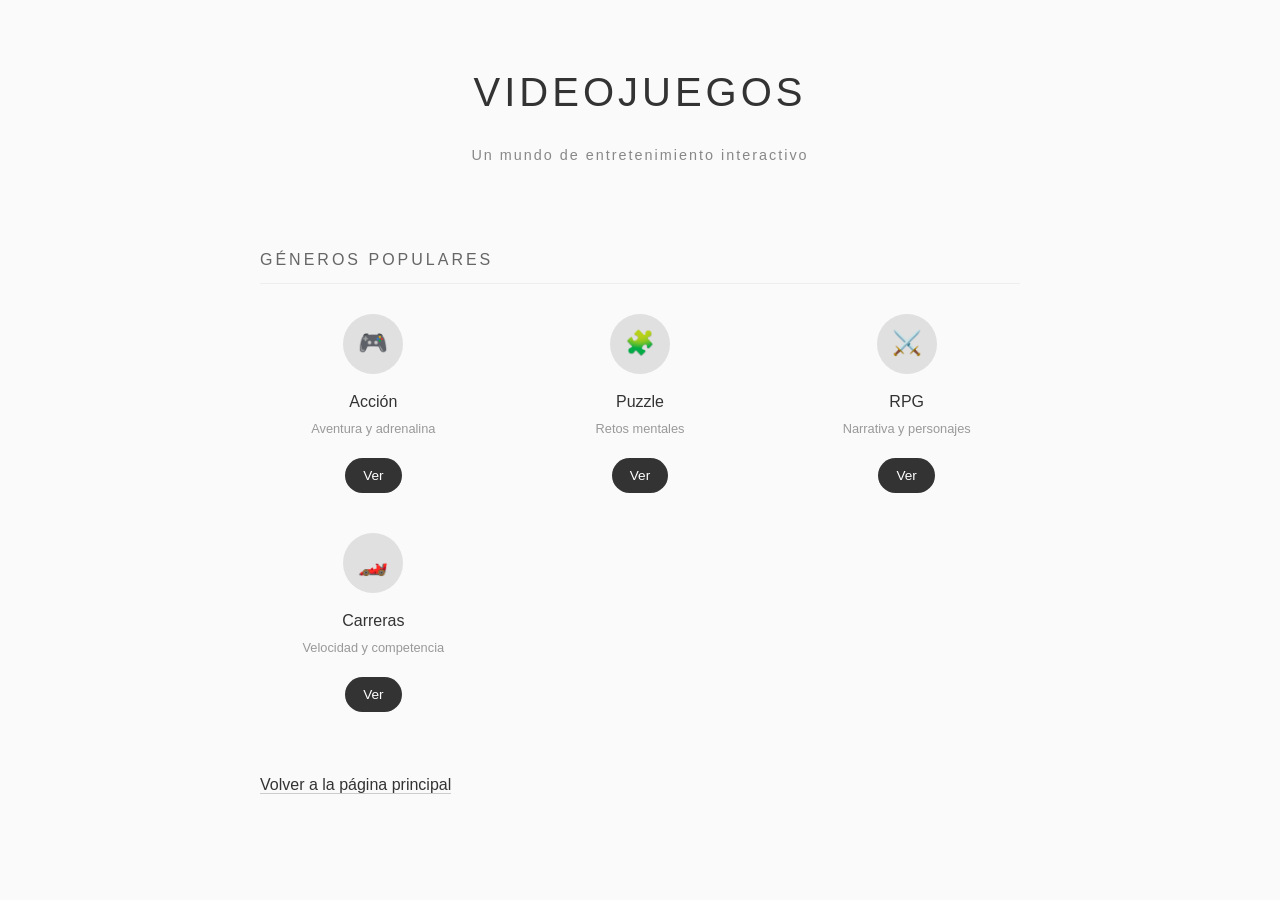
<file: Untiled-2.html>
<!DOCTYPE html>
<html lang="es">
<head>
    <meta charset="UTF-8">
    <meta name="viewport" content="width=device-width, initial-scale=1.0">
    <title>Videojuegos</title>
    <style>
        * {
            margin: 0;
            padding: 0;
            box-sizing: border-box;
        }

        body {
            font-family: 'Segoe UI', Tahoma, Geneva, Verdana, sans-serif;
            background-color: #fafafa;
            color: #333;
            line-height: 1.6;
        }

        .container {
            max-width: 800px;
            margin: 0 auto;
            padding: 60px 20px;
        }

        header {
            text-align: center;
            margin-bottom: 80px;
        }

        h1 {
            font-size: 2.5rem;
            font-weight: 300;
            letter-spacing: 4px;
            text-transform: uppercase;
            margin-bottom: 20px;
        }

        .subtitle {
            font-size: 0.9rem;
            color: #888;
            letter-spacing: 2px;
        }

        .section {
            margin-bottom: 60px;
        }

        h2 {
            font-size: 1rem;
            font-weight: 400;
            letter-spacing: 3px;
            text-transform: uppercase;
            color: #666;
            margin-bottom: 30px;
            padding-bottom: 10px;
            border-bottom: 1px solid #eee;
        }

        .games-grid {
            display: grid;
            grid-template-columns: repeat(auto-fit, minmax(200px, 1fr));
            gap: 40px;
        }

        .game-card {
            text-align: center;
        }

        .game-card button {
            margin-top: 18px;
            padding: 10px 18px;
            border: none;
            border-radius: 999px;
            background: #333;
            color: #fff;
            font-size: 0.85rem;
            cursor: pointer;
            transition: background 0.2s ease, transform 0.2s ease;
        }

        .game-card button:hover {
            background: #555;
            transform: translateY(-2px);
        }

        .detail-card {
            background: #fff;
            color: #333;
            border: 1px solid #ddd;
            border-radius: 1rem;
            padding: 2rem;
            box-shadow: 0 16px 40px rgba(0, 0, 0, 0.05);
            margin-top: 20px;
            line-height: 1.8;
        }

        .detail-card h2 {
            margin-top: 0;
            color: #222;
        }

        .detail-card p {
            margin-bottom: 1rem;
        }

        .game-icon {
            width: 60px;
            height: 60px;
            margin: 0 auto 15px;
            background: #e0e0e0;
            border-radius: 50%;
            display: flex;
            align-items: center;
            justify-content: center;
            font-size: 1.5rem;
        }

        .game-title {
            font-size: 1rem;
            font-weight: 500;
            margin-bottom: 5px;
        }

        .game-genre {
            font-size: 0.8rem;
            color: #999;
        }

        .stats {
            display: flex;
            justify-content: center;
            gap: 60px;
            margin-top: 40px;
            padding: 40px 0;
            border-top: 1px solid #eee;
            border-bottom: 1px solid #eee;
        }

        .stat {
            text-align: center;
        }

        .stat-number {
            font-size: 2rem;
            font-weight: 300;
            color: #333;
        }

        .stat-label {
            font-size: 0.75rem;
            color: #999;
            letter-spacing: 1px;
            text-transform: uppercase;
        }

        footer {
            text-align: center;
            margin-top: 80px;
            font-size: 0.8rem;
            color: #aaa;
        }

        a {
            color: #333;
            text-decoration: none;
            border-bottom: 1px solid #ccc;
            transition: border-color 0.3s;
        }

        a:hover {
            border-bottom-color: #333;
        }

        .comment-box{
        background: #111;
        border: 1px solid cyan;
        padding: 10px;
        margin-top: 10px;
        border-radius: 10px;
        color: white;
    }

    .comment-box h3{
        color: cyan;
        margin-bottom: 5px;
    }
        
   
       
    </style>
</head>
<body>
    <div class="container">
        <header>
            <h1>Videojuegos</h1>
            <p class="subtitle">Un mundo de entretenimiento interactivo</p>
        </header>

        <section class="section">
            <h2>Géneros Populares</h2>
            <div class="games-grid">
                <div class="game-card">
                    <div class="game-icon">🎮</div>
                    <p class="game-title">Acción</p>
                    <p class="game-genre">Aventura y adrenalina</p>
                    <button id="show-action-details">Ver</button>
                </div>
                <div class="game-card">
                    <div class="game-icon">🧩</div>
                    <p class="game-title">Puzzle</p>
                    <p class="game-genre">Retos mentales</p>
                    <button id="show-puzzle-details">Ver</button>
                </div>
                <div class="game-card">
                    <div class="game-icon">⚔️</div>
                    <p class="game-title">RPG</p>
                    <p class="game-genre">Narrativa y personajes</p>
                    <button id="show-rpg-details">Ver</button>
                </div>
                <div class="game-card">
                    <div class="game-icon">🏎️</div>
                    <p class="game-title">Carreras</p>
                    <p class="game-genre">Velocidad y competencia</p>
                    <button id="show-racing-details">Ver</button>
                </div>
            </div>
        </section>

        <section class="section">
            <div id="action-detail-card" class="detail-card" hidden>
                <h2>Género de videojuegos de acción (aventura y adrenalina)</h2>
                <p>Los videojuegos de acción son uno de los géneros más populares dentro de la industria de los videojuegos. Se caracterizan por ofrecer experiencias dinámicas, rápidas y llenas de emoción, donde el jugador debe reaccionar con velocidad, precisión y estrategia para superar diferentes desafíos. Este tipo de videojuegos suele combinar combate, exploración, persecuciones, misiones y situaciones intensas que generan adrenalina y entretenimiento.</p>
                <p>El género de acción tiene como objetivo principal mantener al jugador constantemente activo. A diferencia de otros géneros más tranquilos o basados en la reflexión, los videojuegos de acción exigen movimientos rápidos, coordinación y toma de decisiones en poco tiempo. Muchas veces el jugador debe enfrentarse a enemigos, evitar obstáculos, resolver situaciones peligrosas o completar misiones bajo presión.</p>
                <p>Dentro de este género existen diferentes subgéneros. Los juegos de aventura y acción mezclan combates con exploración de escenarios, historia y resolución de desafíos. En estos videojuegos, el jugador suele controlar a un personaje principal que debe avanzar por diferentes lugares, descubrir secretos y enfrentarse a enemigos mientras desarrolla una historia. Este tipo de juegos destacan por ofrecer mundos interesantes, personajes llamativos y experiencias emocionantes.</p>
                <p>La adrenalina es una característica importante en los videojuegos de acción. Las persecuciones, explosiones, batallas intensas y momentos de tensión provocan emoción y mantienen la atención del jugador. Muchos juegos utilizan música rápida, efectos visuales y escenarios dinámicos para aumentar la sensación de intensidad.</p>
                <p>Los videojuegos de acción también ayudan a desarrollar ciertas habilidades. Algunos estudios señalan que pueden mejorar la coordinación mano-ojo, los reflejos, la capacidad de reacción y la toma rápida de decisiones. Además, muchos juegos requieren planificación y estrategia para superar niveles difíciles o derrotar enemigos poderosos.</p>
                <p>La evolución tecnológica ha permitido que este género tenga gráficos más realistas, mundos más grandes y sistemas de juego más complejos. Actualmente, muchos videojuegos de acción incluyen modos multijugador en línea, permitiendo que personas de diferentes partes del mundo jueguen juntas o compitan entre sí.</p>
                <p>Algunos videojuegos famosos de acción y aventura son Minecraft, Grand Theft Auto V, The Legend of Zelda: Breath of the Wild, God of War y Call of Duty. Cada uno ofrece diferentes estilos de juego, pero todos comparten elementos de emoción, combate y exploración.</p>
                <p>A pesar de su popularidad, es importante utilizar los videojuegos de manera equilibrada. Jugar durante tiempos moderados y combinar esta actividad con otras responsabilidades y ejercicios físicos ayuda a mantener hábitos saludables. Cuando se usan adecuadamente, los videojuegos de acción pueden ser una forma divertida de entretenimiento y una experiencia interactiva llena de aventura y adrenalina.</p>
            </div>

            <div id="puzzle-detail-card" class="detail-card" hidden>
                <h2>Videojuegos de puzzles</h2>
                <p>Los videojuegos de puzzles son un género enfocado principalmente en la resolución de problemas, acertijos y desafíos mentales. En este tipo de juegos, el jugador debe utilizar la lógica, la observación, la memoria y el razonamiento para avanzar. A diferencia de los juegos de acción, los videojuegos de puzzles suelen ser más tranquilos y requieren concentración y pensamiento estratégico.</p>
                <p>Los desafíos pueden presentarse de muchas formas, como ordenar piezas, resolver laberintos, combinar colores, encontrar patrones o desbloquear mecanismos. Algunos juegos tienen niveles que aumentan progresivamente de dificultad, obligando al jugador a pensar de manera más creativa y rápida.</p>
                <p>Este género es muy popular porque puede ayudar a desarrollar habilidades mentales como la resolución de problemas, la paciencia, la memoria y la capacidad de análisis. Muchos videojuegos educativos utilizan elementos de puzzle para hacer el aprendizaje más entretenido.</p>
                <p>Existen puzzles simples y casuales para teléfonos móviles, pero también juegos complejos con historias profundas y desafíos avanzados. Algunos combinan aventura y exploración con acertijos, creando experiencias más completas.</p>
                <p>Entre los videojuegos más conocidos de este género se encuentran Tetris, Candy Crush Saga, Portal 2 y Monument Valley.</p>
                <p>Los videojuegos de puzzles son una opción ideal para personas que disfrutan los retos mentales y las experiencias relajadas pero desafiantes.</p>
            </div>

            <div id="rpg-detail-card" class="detail-card" hidden>
                <h2>Videojuegos RPG</h2>
                <p>Los videojuegos RPG, también conocidos como juegos de rol, son un género donde el jugador controla a uno o varios personajes dentro de una historia extensa y detallada. La sigla RPG proviene del inglés "Role Playing Game", que significa "juego de interpretación de roles". En estos videojuegos, el jugador suele asumir el papel de un héroe o aventurero que debe completar misiones, enfrentar enemigos y mejorar sus habilidades.</p>
                <p>Una de las características principales de los RPG es el desarrollo del personaje. A medida que el jugador avanza, obtiene experiencia, sube de nivel y desbloquea nuevas habilidades o poderes. También es común encontrar armas, armaduras y objetos especiales que ayudan durante la aventura.</p>
                <p>Los RPG suelen tener historias profundas, personajes complejos y mundos muy grandes para explorar. Muchas veces incluyen decisiones que afectan el desarrollo de la historia, permitiendo diferentes finales o caminos dentro del juego.</p>
                <p>Existen varios tipos de RPG. Algunos están centrados en combates por turnos, mientras que otros utilizan acción en tiempo real. También existen RPG en línea donde miles de jugadores pueden interactuar en un mismo mundo virtual.</p>
                <p>Este género destaca por fomentar la exploración, la estrategia y la creatividad. Los jugadores pueden personalizar personajes, formar equipos y participar en misiones secundarias además de la historia principal.</p>
                <p>Algunos videojuegos RPG famosos son Final Fantasy VII, The Elder Scrolls V: Skyrim, Pokémon Red and Blue, The Witcher 3: Wild Hunt y Genshin Impact.</p>
                <p>Los RPG son muy valorados por ofrecer experiencias largas, inmersivas y llenas de aventura.</p>
            </div>

            <div id="racing-detail-card" class="detail-card" hidden>
                <h2>Videojuegos de carreras</h2>
                <p>Los videojuegos de carreras son un género basado en competencias de velocidad utilizando automóviles, motocicletas, bicicletas u otros vehículos. El objetivo principal es llegar a la meta antes que los demás participantes o completar circuitos en el menor tiempo posible.</p>
                <p>Este género incluye diferentes tipos de carreras, como circuitos cerrados, carreras callejeras, rallies, carreras de motocross o incluso competiciones futuristas con vehículos voladores. Los juegos pueden ser realistas, simulando físicas precisas y manejo detallado, o más arcade, con elementos exagerados y poderes especiales.</p>
                <p>Los videojuegos de carreras requieren habilidades como coordinación, reflejos rápidos y capacidad de toma de decisiones bajo presión. Muchos incluyen modos multijugador donde los jugadores pueden competir en línea contra personas de todo el mundo.</p>
                <p>Además de la competición, estos juegos ofrecen personalización de vehículos, mejoras de rendimiento y modos de carrera con historias. Algunos incluyen elementos de simulación, como gestión de neumáticos, combustible y clima, para una experiencia más realista.</p>
                <p>Algunos videojuegos famosos de carreras son Gran Turismo, Need for Speed, Mario Kart, Forza Motorsport y Dirt Rally.</p>
                <p>Los videojuegos de carreras son ideales para quienes disfrutan la velocidad, la competición y la adrenalina de las pistas.</p>
            </div>
        </section>
    
    
                <div id="comments-display"></div>
           <a href="index.html">Volver a la página principal</a>
        </main>
    </div>
    <script>
    

        function toggleDetail(buttonId, cardId) {
            const button = document.getElementById(buttonId);
            const card = document.getElementById(cardId);
            button.addEventListener('click', function() {
                const isHidden = card.hasAttribute('hidden');
                card.hidden = !isHidden;
                this.textContent = isHidden ? 'Ocultar' : 'Ver';
            });
        }

        toggleDetail('show-action-details', 'action-detail-card');
        toggleDetail('show-puzzle-details', 'puzzle-detail-card');
        toggleDetail('show-rpg-details', 'rpg-detail-card');
        toggleDetail('show-racing-details', 'racing-detail-card');
    </script>
</body>
</html>
</file>
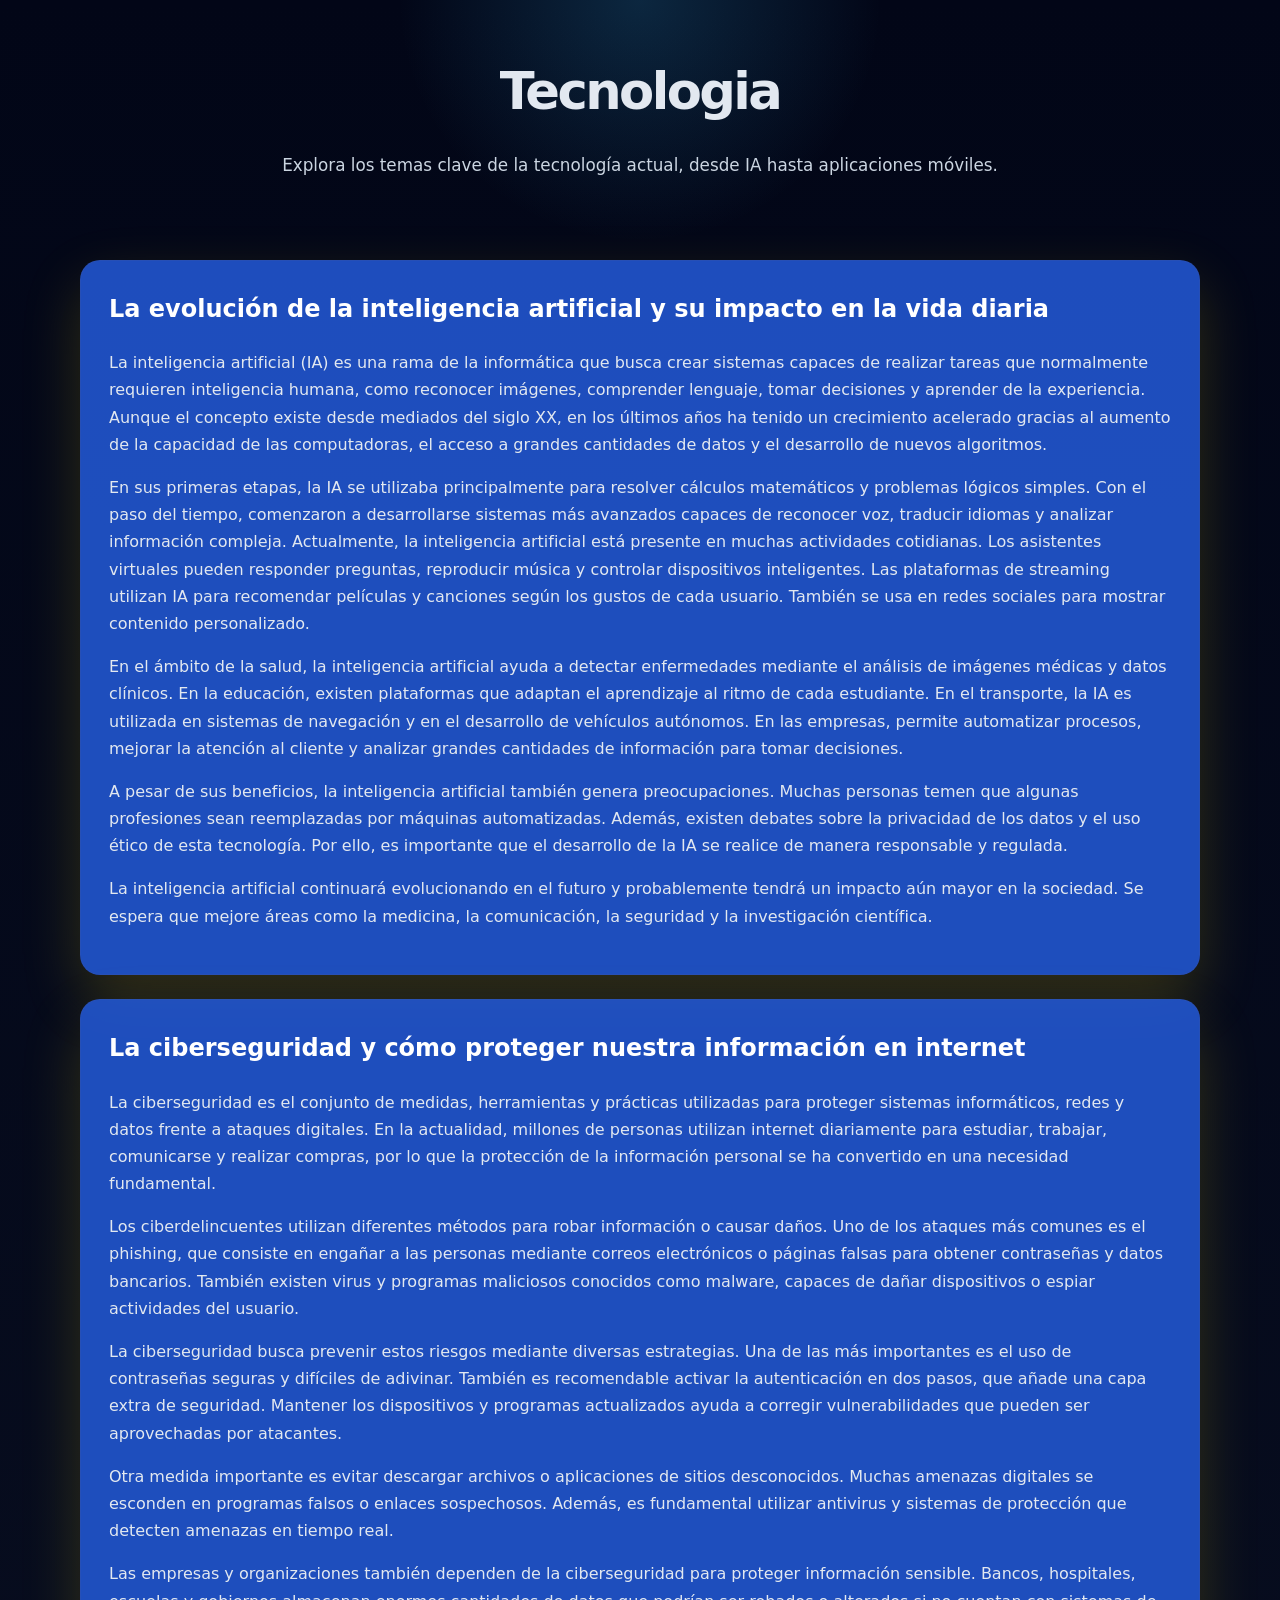
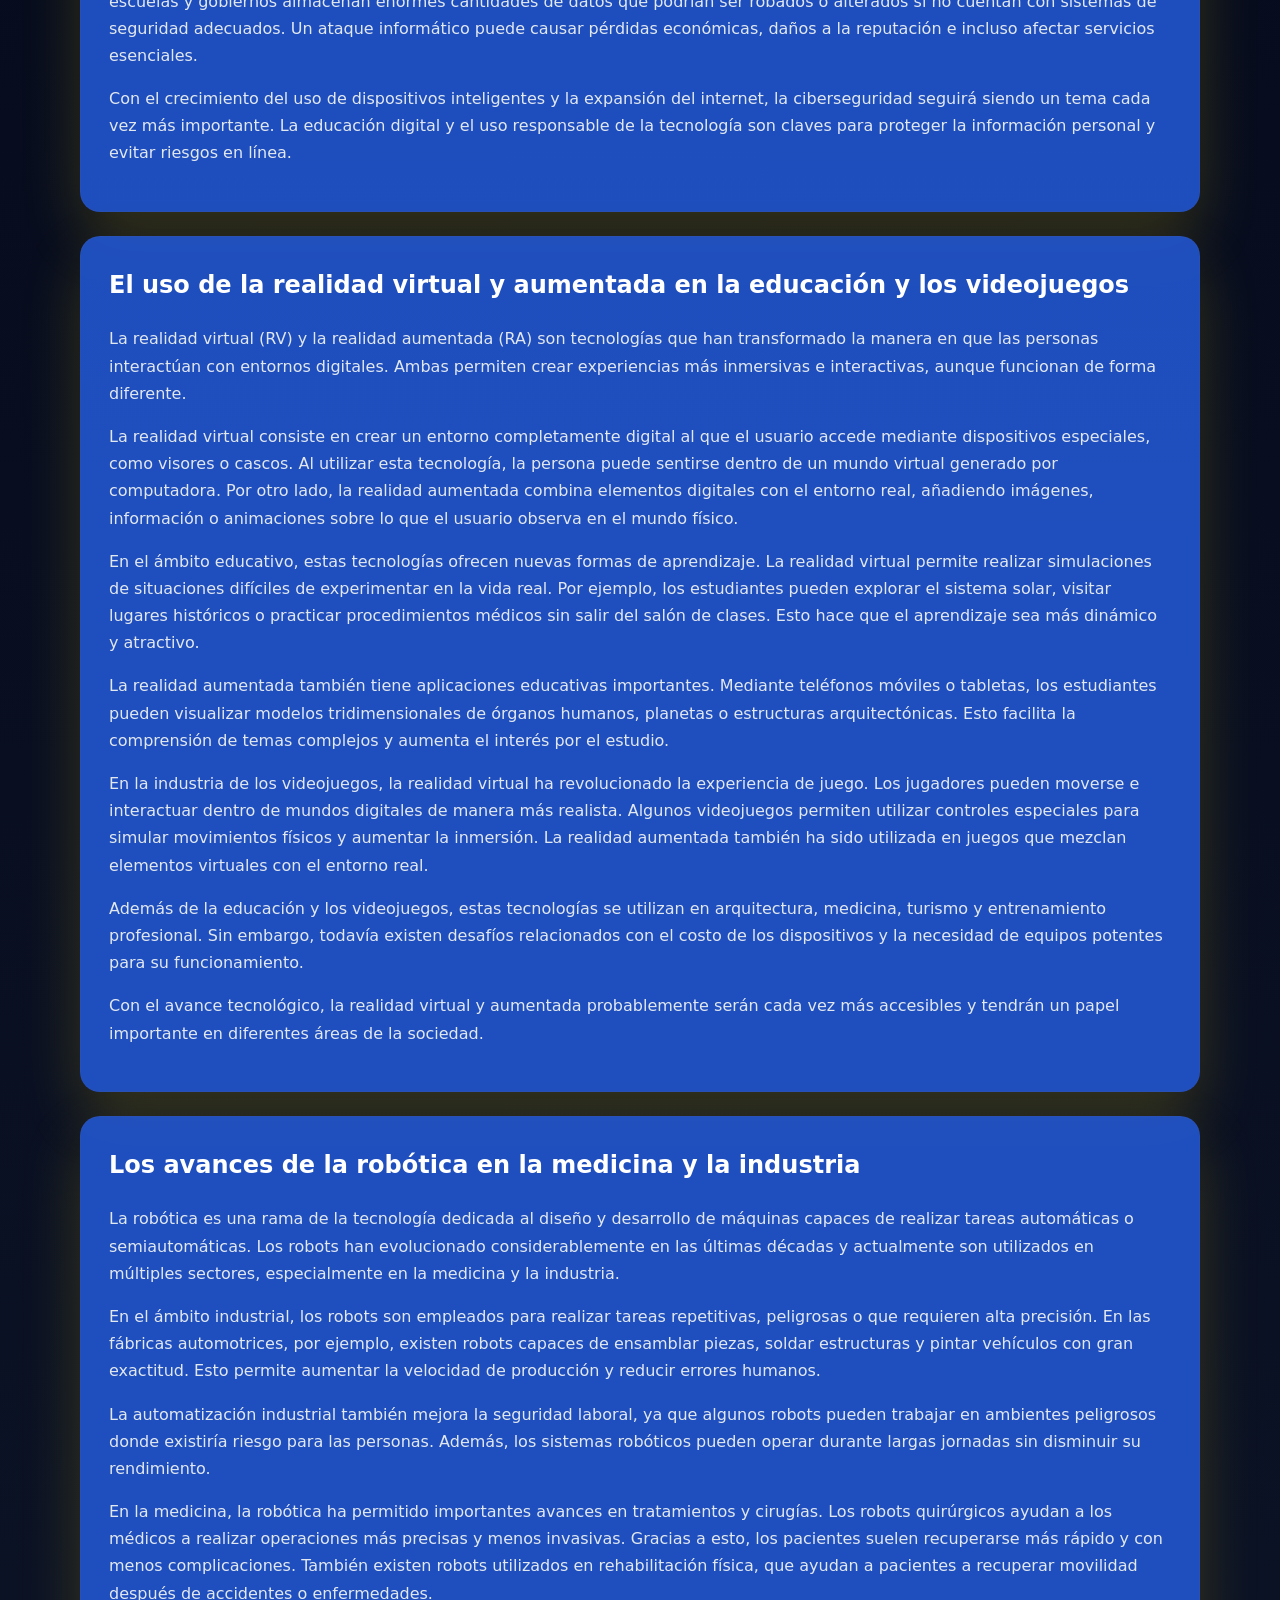
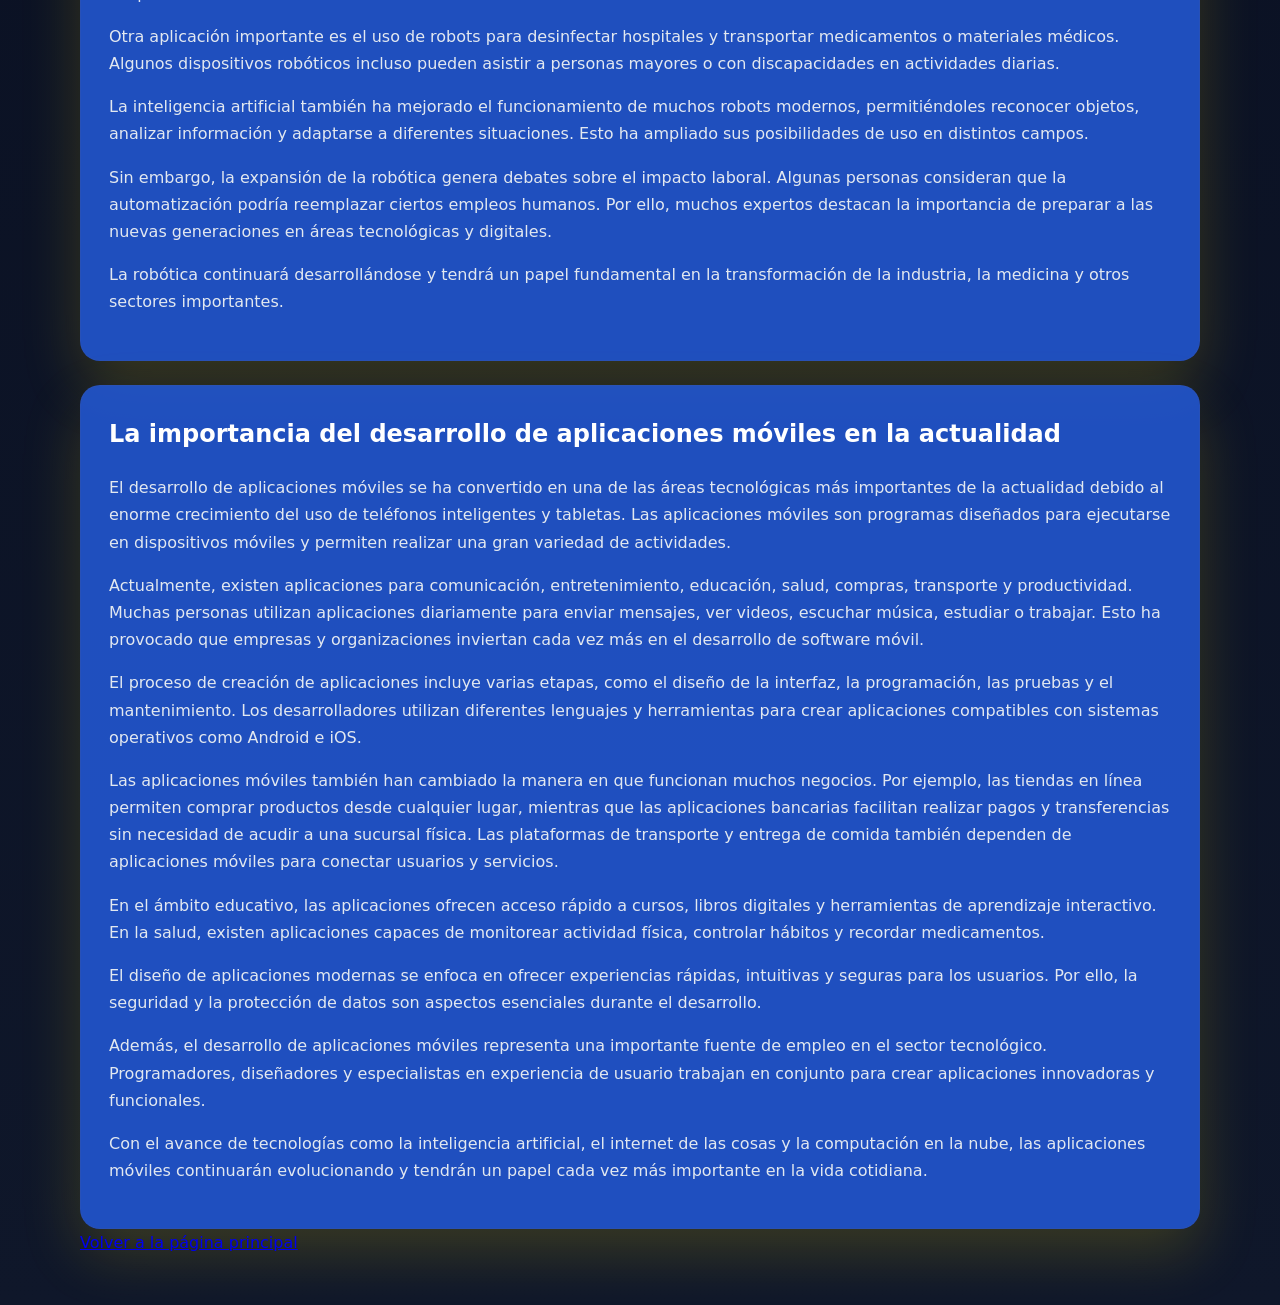
<file: Untiled-3.html>
<!DOCTYPE html>
<html lang="es">
<head>
  <meta charset="UTF-8">
  <meta name="viewport" content="width=device-width, initial-scale=1.0">
  <title>Tecnologia para Hoy</title>
  <style>
    :root {
      --text: #e2e8f0;
      --accent: #38bdf8;
      --accent-strong: #0ea5e9;
    }
    * { box-sizing: border-box; }
    body {
      margin: 0;
      font-family: Inter, system-ui, sans-serif;
      color: var(--text);
      background: linear-gradient(180deg, #020617 0%, #0f172a 100%);
      line-height: 1.7;
    }
    header {
      padding: 3rem 1.5rem 2rem;
      text-align: center;
      background: radial-gradient(circle at top, rgba(56,189,248,0.18), transparent 35%);
    }
    header h1 {
      margin: 0;
      font-size: clamp(2.5rem, 4vw, 4rem);
      letter-spacing: -0.05em;
    }
    header p {
      max-width: 720px;
      margin: 1rem auto 0;
      color: #cbd5e1;
      font-size: 1.05rem;
    }
    .container {
      width: min(1120px, calc(100% - 2rem));
      margin: 0 auto;
      padding-bottom: 3rem;
    }
    .grid {
      display: grid;
      gap: 1.5rem;
    }
    .two-col {
      grid-template-columns: repeat(2, minmax(0, 1fr));
    }
    .card {
      background: rgba(35, 88, 212, 0.88);
      border: 1px solid rgba(142, 99, 99, 0.08);
      border-radius: 1.25rem;
      padding: 1.75rem;
      box-shadow: 0 24px 60px rgba(255, 221, 0, 0.18);
    }
    .card h2 {
      margin-top: 0;
      color: white;
    }
    .badge {
      display: inline-flex;
      padding: 0.45rem 0.9rem;
      border-radius: 999px;
      background: rgba(56,189,248,0.16);
      color: var(--accent);
      font-size: 0.9rem;
      font-weight: 600;
      margin-bottom: 1rem;
    }
    .feature-list {
      list-style: none;
      padding: 0;
      margin: 0;
    }
    .feature-list li {
      margin-bottom: 0.9rem;
      padding-left: 1.5rem;
      position: relative;
    }
    .feature-list li::before {
      content: "-";
      position: absolute;
      left: 0;
      color: var(--accent);
    }
    .hero-image {
      width: 100%;
      border-radius: 1.25rem;
      margin-top: 1.5rem;
      aspect-ratio: 16 / 9;
      background: linear-gradient(135deg, #0ea5e9 0%, #7c3aed 100%);
      display: grid;
      place-items: center;
      color: white;
      font-size: 1.15rem;
      text-align: center;
      padding: 2rem;
    }
    .cta {
      text-align: center;
      margin-top: 2rem;
    }
    .cta a {
      display: inline-block;
      padding: 0.95rem 1.8rem;
      border-radius: 999px;
      background: var(--accent);
      color: #4c5c83;
      text-decoration: none;
      font-weight: 700;
      transition: transform 0.2s ease, background 0.2s ease;
    }
    .cta a:hover {
      transform: translateY(-2px);
      background: var(--accent-strong);
    }
    @media (max-width: 840px) {
      .two-col { grid-template-columns: 1fr; }
    }

     .comment-box{
        background: #111;
        border: 1px solid cyan;
        padding: 10px;
        margin-top: 10px;
        border-radius: 10px;
        color: white;
    }

    .comment-box h3{
        color: cyan;
        margin-bottom: 5px;
    }

    /* Comentarios */
        #comment-form { display: grid; gap: 10px; margin-top: 20px; }
        input, textarea { background: #05050a; border: 1px solid #444; color: white; padding: 12px; border-radius: 5px; }
    button.btn-main {
      padding: 0.75rem 1.5rem;
      border: none;
      border-radius: 999px;
      background: var(--accent);
      color: #4c5c83;
      font-weight: 700;
      cursor: pointer;
      transition: background 0.2s ease, transform 0.2s ease;
    }
  </style>
</head>
<body>
  <header>
    <div class="container">
      <h1>Tecnologia</h1>
      <p>Explora los temas clave de la tecnología actual, desde IA hasta aplicaciones móviles.</p>
    </div>
  </header>

  <main class="container">
    <section class="grid">
      <article class="card">
       
        <h2>La evolución de la inteligencia artificial y su impacto en la vida diaria</h2>
        <p>La inteligencia artificial (IA) es una rama de la informática que busca crear sistemas capaces de realizar tareas que normalmente requieren inteligencia humana, como reconocer imágenes, comprender lenguaje, tomar decisiones y aprender de la experiencia. Aunque el concepto existe desde mediados del siglo XX, en los últimos años ha tenido un crecimiento acelerado gracias al aumento de la capacidad de las computadoras, el acceso a grandes cantidades de datos y el desarrollo de nuevos algoritmos.</p>
        <p>En sus primeras etapas, la IA se utilizaba principalmente para resolver cálculos matemáticos y problemas lógicos simples. Con el paso del tiempo, comenzaron a desarrollarse sistemas más avanzados capaces de reconocer voz, traducir idiomas y analizar información compleja. Actualmente, la inteligencia artificial está presente en muchas actividades cotidianas. Los asistentes virtuales pueden responder preguntas, reproducir música y controlar dispositivos inteligentes. Las plataformas de streaming utilizan IA para recomendar películas y canciones según los gustos de cada usuario. También se usa en redes sociales para mostrar contenido personalizado.</p>
        <p>En el ámbito de la salud, la inteligencia artificial ayuda a detectar enfermedades mediante el análisis de imágenes médicas y datos clínicos. En la educación, existen plataformas que adaptan el aprendizaje al ritmo de cada estudiante. En el transporte, la IA es utilizada en sistemas de navegación y en el desarrollo de vehículos autónomos. En las empresas, permite automatizar procesos, mejorar la atención al cliente y analizar grandes cantidades de información para tomar decisiones.</p>
        <p>A pesar de sus beneficios, la inteligencia artificial también genera preocupaciones. Muchas personas temen que algunas profesiones sean reemplazadas por máquinas automatizadas. Además, existen debates sobre la privacidad de los datos y el uso ético de esta tecnología. Por ello, es importante que el desarrollo de la IA se realice de manera responsable y regulada.</p>
        <p>La inteligencia artificial continuará evolucionando en el futuro y probablemente tendrá un impacto aún mayor en la sociedad. Se espera que mejore áreas como la medicina, la comunicación, la seguridad y la investigación científica.</p>
      </article>

      <article class="card">
        
        <h2>La ciberseguridad y cómo proteger nuestra información en internet</h2>
        <p>La ciberseguridad es el conjunto de medidas, herramientas y prácticas utilizadas para proteger sistemas informáticos, redes y datos frente a ataques digitales. En la actualidad, millones de personas utilizan internet diariamente para estudiar, trabajar, comunicarse y realizar compras, por lo que la protección de la información personal se ha convertido en una necesidad fundamental.</p>
        <p>Los ciberdelincuentes utilizan diferentes métodos para robar información o causar daños. Uno de los ataques más comunes es el phishing, que consiste en engañar a las personas mediante correos electrónicos o páginas falsas para obtener contraseñas y datos bancarios. También existen virus y programas maliciosos conocidos como malware, capaces de dañar dispositivos o espiar actividades del usuario.</p>
        <p>La ciberseguridad busca prevenir estos riesgos mediante diversas estrategias. Una de las más importantes es el uso de contraseñas seguras y difíciles de adivinar. También es recomendable activar la autenticación en dos pasos, que añade una capa extra de seguridad. Mantener los dispositivos y programas actualizados ayuda a corregir vulnerabilidades que pueden ser aprovechadas por atacantes.</p>
        <p>Otra medida importante es evitar descargar archivos o aplicaciones de sitios desconocidos. Muchas amenazas digitales se esconden en programas falsos o enlaces sospechosos. Además, es fundamental utilizar antivirus y sistemas de protección que detecten amenazas en tiempo real.</p>
        <p>Las empresas y organizaciones también dependen de la ciberseguridad para proteger información sensible. Bancos, hospitales, escuelas y gobiernos almacenan enormes cantidades de datos que podrían ser robados o alterados si no cuentan con sistemas de seguridad adecuados. Un ataque informático puede causar pérdidas económicas, daños a la reputación e incluso afectar servicios esenciales.</p>
        <p>Con el crecimiento del uso de dispositivos inteligentes y la expansión del internet, la ciberseguridad seguirá siendo un tema cada vez más importante. La educación digital y el uso responsable de la tecnología son claves para proteger la información personal y evitar riesgos en línea.</p>
      </article>

      <article class="card">
        
        <h2>El uso de la realidad virtual y aumentada en la educación y los videojuegos</h2>
        <p>La realidad virtual (RV) y la realidad aumentada (RA) son tecnologías que han transformado la manera en que las personas interactúan con entornos digitales. Ambas permiten crear experiencias más inmersivas e interactivas, aunque funcionan de forma diferente.</p>
        <p>La realidad virtual consiste en crear un entorno completamente digital al que el usuario accede mediante dispositivos especiales, como visores o cascos. Al utilizar esta tecnología, la persona puede sentirse dentro de un mundo virtual generado por computadora. Por otro lado, la realidad aumentada combina elementos digitales con el entorno real, añadiendo imágenes, información o animaciones sobre lo que el usuario observa en el mundo físico.</p>
        <p>En el ámbito educativo, estas tecnologías ofrecen nuevas formas de aprendizaje. La realidad virtual permite realizar simulaciones de situaciones difíciles de experimentar en la vida real. Por ejemplo, los estudiantes pueden explorar el sistema solar, visitar lugares históricos o practicar procedimientos médicos sin salir del salón de clases. Esto hace que el aprendizaje sea más dinámico y atractivo.</p>
        <p>La realidad aumentada también tiene aplicaciones educativas importantes. Mediante teléfonos móviles o tabletas, los estudiantes pueden visualizar modelos tridimensionales de órganos humanos, planetas o estructuras arquitectónicas. Esto facilita la comprensión de temas complejos y aumenta el interés por el estudio.</p>
        <p>En la industria de los videojuegos, la realidad virtual ha revolucionado la experiencia de juego. Los jugadores pueden moverse e interactuar dentro de mundos digitales de manera más realista. Algunos videojuegos permiten utilizar controles especiales para simular movimientos físicos y aumentar la inmersión. La realidad aumentada también ha sido utilizada en juegos que mezclan elementos virtuales con el entorno real.</p>
        <p>Además de la educación y los videojuegos, estas tecnologías se utilizan en arquitectura, medicina, turismo y entrenamiento profesional. Sin embargo, todavía existen desafíos relacionados con el costo de los dispositivos y la necesidad de equipos potentes para su funcionamiento.</p>
        <p>Con el avance tecnológico, la realidad virtual y aumentada probablemente serán cada vez más accesibles y tendrán un papel importante en diferentes áreas de la sociedad.</p>
      </article>

      <article class="card">
        <h2>Los avances de la robótica en la medicina y la industria</h2>
        <p>La robótica es una rama de la tecnología dedicada al diseño y desarrollo de máquinas capaces de realizar tareas automáticas o semiautomáticas. Los robots han evolucionado considerablemente en las últimas décadas y actualmente son utilizados en múltiples sectores, especialmente en la medicina y la industria.</p>
        <p>En el ámbito industrial, los robots son empleados para realizar tareas repetitivas, peligrosas o que requieren alta precisión. En las fábricas automotrices, por ejemplo, existen robots capaces de ensamblar piezas, soldar estructuras y pintar vehículos con gran exactitud. Esto permite aumentar la velocidad de producción y reducir errores humanos.</p>
        <p>La automatización industrial también mejora la seguridad laboral, ya que algunos robots pueden trabajar en ambientes peligrosos donde existiría riesgo para las personas. Además, los sistemas robóticos pueden operar durante largas jornadas sin disminuir su rendimiento.</p>
        <p>En la medicina, la robótica ha permitido importantes avances en tratamientos y cirugías. Los robots quirúrgicos ayudan a los médicos a realizar operaciones más precisas y menos invasivas. Gracias a esto, los pacientes suelen recuperarse más rápido y con menos complicaciones. También existen robots utilizados en rehabilitación física, que ayudan a pacientes a recuperar movilidad después de accidentes o enfermedades.</p>
        <p>Otra aplicación importante es el uso de robots para desinfectar hospitales y transportar medicamentos o materiales médicos. Algunos dispositivos robóticos incluso pueden asistir a personas mayores o con discapacidades en actividades diarias.</p>
        <p>La inteligencia artificial también ha mejorado el funcionamiento de muchos robots modernos, permitiéndoles reconocer objetos, analizar información y adaptarse a diferentes situaciones. Esto ha ampliado sus posibilidades de uso en distintos campos.</p>
        <p>Sin embargo, la expansión de la robótica genera debates sobre el impacto laboral. Algunas personas consideran que la automatización podría reemplazar ciertos empleos humanos. Por ello, muchos expertos destacan la importancia de preparar a las nuevas generaciones en áreas tecnológicas y digitales.</p>
        <p>La robótica continuará desarrollándose y tendrá un papel fundamental en la transformación de la industria, la medicina y otros sectores importantes.</p>
      </article>

      <article class="card">
        <h2>La importancia del desarrollo de aplicaciones móviles en la actualidad</h2>
        <p>El desarrollo de aplicaciones móviles se ha convertido en una de las áreas tecnológicas más importantes de la actualidad debido al enorme crecimiento del uso de teléfonos inteligentes y tabletas. Las aplicaciones móviles son programas diseñados para ejecutarse en dispositivos móviles y permiten realizar una gran variedad de actividades.</p>
        <p>Actualmente, existen aplicaciones para comunicación, entretenimiento, educación, salud, compras, transporte y productividad. Muchas personas utilizan aplicaciones diariamente para enviar mensajes, ver videos, escuchar música, estudiar o trabajar. Esto ha provocado que empresas y organizaciones inviertan cada vez más en el desarrollo de software móvil.</p>
        <p>El proceso de creación de aplicaciones incluye varias etapas, como el diseño de la interfaz, la programación, las pruebas y el mantenimiento. Los desarrolladores utilizan diferentes lenguajes y herramientas para crear aplicaciones compatibles con sistemas operativos como Android e iOS.</p>
        <p>Las aplicaciones móviles también han cambiado la manera en que funcionan muchos negocios. Por ejemplo, las tiendas en línea permiten comprar productos desde cualquier lugar, mientras que las aplicaciones bancarias facilitan realizar pagos y transferencias sin necesidad de acudir a una sucursal física. Las plataformas de transporte y entrega de comida también dependen de aplicaciones móviles para conectar usuarios y servicios.</p>
        <p>En el ámbito educativo, las aplicaciones ofrecen acceso rápido a cursos, libros digitales y herramientas de aprendizaje interactivo. En la salud, existen aplicaciones capaces de monitorear actividad física, controlar hábitos y recordar medicamentos.</p>
        <p>El diseño de aplicaciones modernas se enfoca en ofrecer experiencias rápidas, intuitivas y seguras para los usuarios. Por ello, la seguridad y la protección de datos son aspectos esenciales durante el desarrollo.</p>
        <p>Además, el desarrollo de aplicaciones móviles representa una importante fuente de empleo en el sector tecnológico. Programadores, diseñadores y especialistas en experiencia de usuario trabajan en conjunto para crear aplicaciones innovadoras y funcionales.</p>
        <p>Con el avance de tecnologías como la inteligencia artificial, el internet de las cosas y la computación en la nube, las aplicaciones móviles continuarán evolucionando y tendrán un papel cada vez más importante en la vida cotidiana.</p>
      </article>
    </section>
    <a href="index.html">Volver a la página principal</a>
    </div>
    <script>
    

    // Comentarios
      const form = document.getElementById('comment-form');
    const display = document.getElementById('comments-display');
    const commentsKey = 'comments';

    function loadComments() {
        const comments = JSON.parse(localStorage.getItem(commentsKey) || '[]');
        display.innerHTML = [...comments].reverse().map(comment => `
            <div class="comment-item">
                <strong>${comment.name}:</strong> ${comment.text}
            </div>
        `).join('');
    }

    form.addEventListener('submit', (e) => {
        e.preventDefault();
        const name = document.getElementById('user-name').value.trim();
        const text = document.getElementById('user-comment').value.trim();
        if (!name || !text) return;

        const comments = JSON.parse(localStorage.getItem(commentsKey) || '[]');
        comments.push({ name, text });
        localStorage.setItem(commentsKey, JSON.stringify(comments));
        form.reset();
        loadComments();
    });

    loadComments();

    </script>
</body>
</html>
</file>
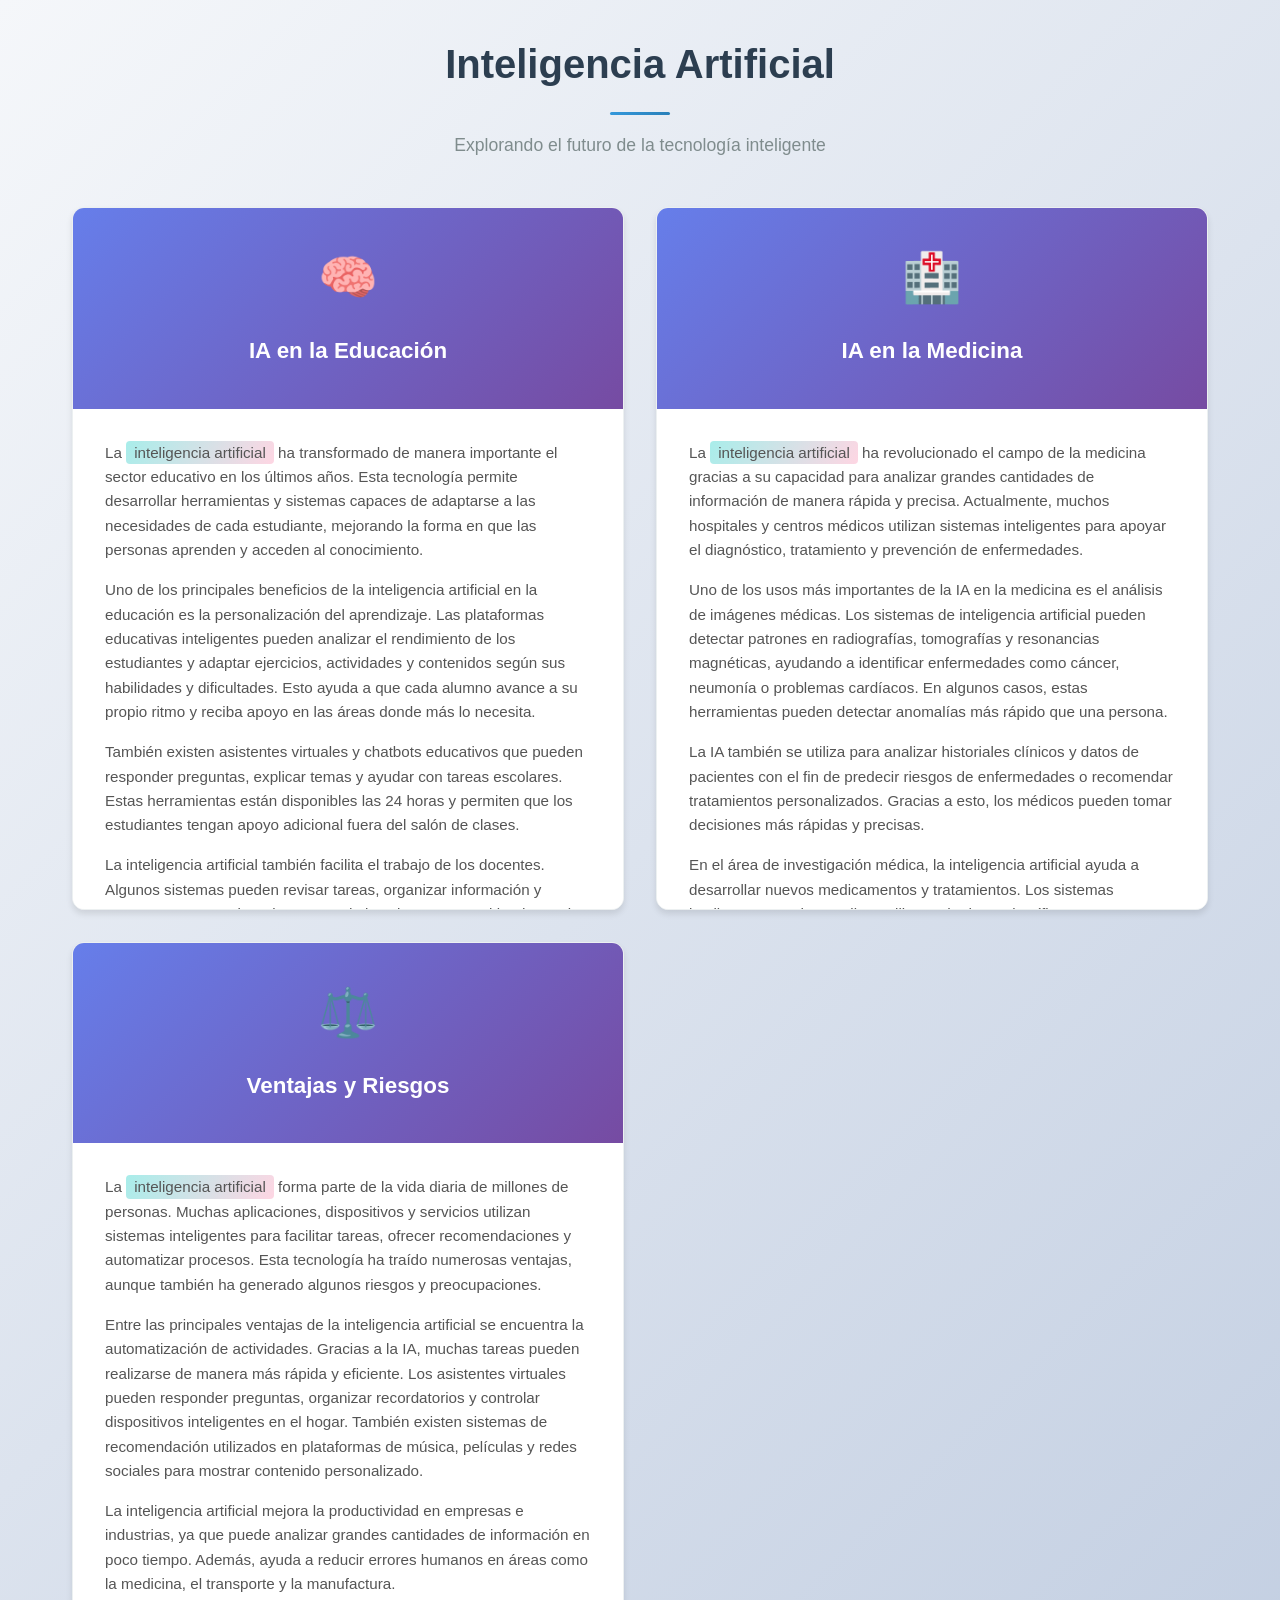
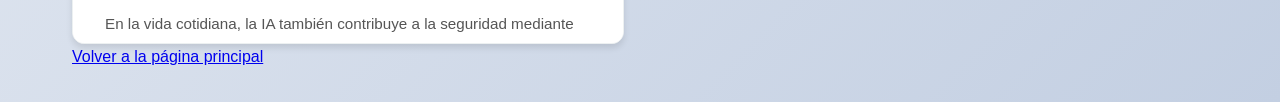
<file: Untiled-4.html>
<!DOCTYPE html>
<html lang="es">
<head>
    <meta charset="UTF-8">
    <meta name="viewport" content="width=device-width, initial-scale=1.0">
    <title>Inteligencia Artificial - Temas</title>
    <style>
        * {
            margin: 0;
            padding: 0;
            box-sizing: border-box;
        }

        body {
            font-family: 'Segoe UI', Tahoma, Geneva, Verdana, sans-serif;
            background: linear-gradient(135deg, #f5f7fa 0%, #c3cfe2 100%);
            color: #333;
            line-height: 1.6;
            min-height: 100vh;
        }

        .container {
            max-width: 1200px;
            margin: 0 auto;
            padding: 2rem;
        }

        header {
            text-align: center;
            margin-bottom: 3rem;
        }

        h1 {
            font-size: 2.5rem;
            color: #2c3e50;
            margin-bottom: 0.5rem;
            position: relative;
        }

        h1::after {
            content: '';
            display: block;
            width: 60px;
            height: 3px;
            background: linear-gradient(90deg, #3498db, #2980b9);
            margin: 1rem auto;
            border-radius: 2px;
        }

        .subtitle {
            font-size: 1.1rem;
            color: #7f8c8d;
            font-weight: 300;
        }

        .cards-grid {
            display: grid;
            grid-template-columns: repeat(auto-fit, minmax(400px, 1fr));
            gap: 2rem;
            margin-top: 2rem;
        }

        .card {
            background: white;
            border-radius: 12px;
            box-shadow: 0 4px 6px rgba(0, 0, 0, 0.1);
            overflow: hidden;
            transition: transform 0.3s ease, box-shadow 0.3s ease;
            border: 1px solid #ecf0f1;
        }

        .card:hover {
            transform: translateY(-5px);
            box-shadow: 0 8px 25px rgba(0, 0, 0, 0.15);
        }

        .card-header {
            background: linear-gradient(135deg, #667eea 0%, #764ba2 100%);
            padding: 2rem;
            text-align: center;
            position: relative;
        }

        .card-icon {
            font-size: 3rem;
            margin-bottom: 1rem;
            display: block;
        }

        .card-title {
            color: white;
            font-size: 1.4rem;
            font-weight: 600;
            margin-bottom: 0.5rem;
        }

        .card-content {
            padding: 2rem;
            background: white;
            max-height: 500px;
            overflow-y: auto;
        }

        .card-content p {
            margin-bottom: 1rem;
            color: #555;
            font-size: 0.95rem;
        }

        .card-content p:last-child {
            margin-bottom: 0;
        }

        .highlight {
            background: linear-gradient(120deg, #a8edea 0%, #fed6e3 100%);
            padding: 0.2rem 0.5rem;
            border-radius: 4px;
            font-weight: 500;
        }

        @media (max-width: 768px) {
            .container {
                padding: 1rem;
            }

            h1 {
                font-size: 2rem;
            }

            .cards-grid {
                grid-template-columns: 1fr;
                gap: 1.5rem;
            }

            .card-header {
                padding: 1.5rem;
            }

            .card-content {
                padding: 1.5rem;
                max-height: 300px;
            }
        }
 /* Comentarios */
        #comment-form { display: grid; gap: 10px; margin-top: 20px; }
        input, textarea { background: #05050a; border: 1px solid #444; color: white; padding: 12px; border-radius: 5px; }
        button.btn-main {
            background: linear-gradient(135deg, #4f8cff 0%, #7b61ff 100%);
            color: #ffffff;
            padding: 0.85rem 1.8rem;
            border: none;
            border-radius: 999px;
            cursor: pointer;
            font-weight: 600;
            letter-spacing: 0.02em;
            box-shadow: 0 14px 30px rgba(79, 140, 255, 0.2);
            transition: transform 0.2s ease, box-shadow 0.2s ease, filter 0.2s ease;
        }

        button.btn-main:hover {
            transform: translateY(-2px);
            filter: brightness(1.06);
            box-shadow: 0 18px 40px rgba(79, 140, 255, 0.28);
        }

        button.btn-main:active {
            transform: translateY(0);
            box-shadow: 0 10px 22px rgba(79, 140, 255, 0.22);
        }
    </style>
</head>
<body>
    <div class="container">
        <main>
        <header>
            <h1>Inteligencia Artificial</h1>
            <p class="subtitle">Explorando el futuro de la tecnología inteligente</p>
        </header>

        <div class="cards-grid">
            <div class="card">
                <div class="card-header">
                    <span class="card-icon">🧠</span>
                    <h2 class="card-title">IA en la Educación</h2>
                </div>
                <div class="card-content">
                    <p>La <span class="highlight">inteligencia artificial</span> ha transformado de manera importante el sector educativo en los últimos años. Esta tecnología permite desarrollar herramientas y sistemas capaces de adaptarse a las necesidades de cada estudiante, mejorando la forma en que las personas aprenden y acceden al conocimiento.</p>
                    <p>Uno de los principales beneficios de la inteligencia artificial en la educación es la personalización del aprendizaje. Las plataformas educativas inteligentes pueden analizar el rendimiento de los estudiantes y adaptar ejercicios, actividades y contenidos según sus habilidades y dificultades. Esto ayuda a que cada alumno avance a su propio ritmo y reciba apoyo en las áreas donde más lo necesita.</p>
                    <p>También existen asistentes virtuales y chatbots educativos que pueden responder preguntas, explicar temas y ayudar con tareas escolares. Estas herramientas están disponibles las 24 horas y permiten que los estudiantes tengan apoyo adicional fuera del salón de clases.</p>
                    <p>La inteligencia artificial también facilita el trabajo de los docentes. Algunos sistemas pueden revisar tareas, organizar información y generar reportes sobre el progreso de los alumnos, permitiendo que los profesores dediquen más tiempo a la enseñanza y atención personalizada.</p>
                    <p>Otra aplicación importante es el uso de traductores automáticos y sistemas de reconocimiento de voz, que ayudan a estudiantes con diferentes idiomas o discapacidades. Además, la IA puede utilizarse junto con tecnologías como la realidad virtual para crear experiencias de aprendizaje más dinámicas e interactivas.</p>
                    <p>Sin embargo, también existen desafíos. Algunas personas consideran que depender demasiado de la tecnología podría reducir la interacción humana en la educación. Además, no todas las escuelas tienen acceso a herramientas avanzadas debido a limitaciones económicas o tecnológicas.</p>
                    <p>A pesar de estos retos, la inteligencia artificial continuará teniendo un papel importante en la educación, ayudando a crear métodos de enseñanza más modernos, accesibles y eficientes.</p>
                </div>
            </div>

            <div class="card">
                <div class="card-header">
                    <span class="card-icon">🏥</span>
                    <h2 class="card-title">IA en la Medicina</h2>
                </div>
                <div class="card-content">
                    <p>La <span class="highlight">inteligencia artificial</span> ha revolucionado el campo de la medicina gracias a su capacidad para analizar grandes cantidades de información de manera rápida y precisa. Actualmente, muchos hospitales y centros médicos utilizan sistemas inteligentes para apoyar el diagnóstico, tratamiento y prevención de enfermedades.</p>
                    <p>Uno de los usos más importantes de la IA en la medicina es el análisis de imágenes médicas. Los sistemas de inteligencia artificial pueden detectar patrones en radiografías, tomografías y resonancias magnéticas, ayudando a identificar enfermedades como cáncer, neumonía o problemas cardíacos. En algunos casos, estas herramientas pueden detectar anomalías más rápido que una persona.</p>
                    <p>La IA también se utiliza para analizar historiales clínicos y datos de pacientes con el fin de predecir riesgos de enfermedades o recomendar tratamientos personalizados. Gracias a esto, los médicos pueden tomar decisiones más rápidas y precisas.</p>
                    <p>En el área de investigación médica, la inteligencia artificial ayuda a desarrollar nuevos medicamentos y tratamientos. Los sistemas inteligentes pueden analizar millones de datos científicos para encontrar posibles soluciones a enfermedades complejas. Esto acelera procesos que anteriormente podían tardar muchos años.</p>
                    <p>Otra aplicación importante es el uso de robots médicos y asistentes virtuales en hospitales. Algunos robots ayudan durante cirugías de alta precisión, mientras que otros pueden transportar medicamentos o apoyar en tareas de atención médica.</p>
                    <p>La inteligencia artificial también ha mejorado la telemedicina, permitiendo consultas médicas a distancia y monitoreo de pacientes mediante dispositivos inteligentes. Esto facilita el acceso a servicios médicos en lugares alejados o con pocos recursos.</p>
                    <p>A pesar de sus ventajas, existen preocupaciones relacionadas con la privacidad de los datos médicos y la necesidad de supervisión humana. La IA no reemplaza a los médicos, sino que funciona como una herramienta de apoyo para mejorar la atención de los pacientes.</p>
                    <p>En el futuro, la inteligencia artificial probablemente seguirá transformando la medicina, haciendo los diagnósticos más rápidos, los tratamientos más precisos y los servicios de salud más eficientes.</p>
                </div>
            </div>

            <div class="card">
                <div class="card-header">
                    <span class="card-icon">⚖️</span>
                    <h2 class="card-title">Ventajas y Riesgos</h2>
                </div>
                <div class="card-content">
                    <p>La <span class="highlight">inteligencia artificial</span> forma parte de la vida diaria de millones de personas. Muchas aplicaciones, dispositivos y servicios utilizan sistemas inteligentes para facilitar tareas, ofrecer recomendaciones y automatizar procesos. Esta tecnología ha traído numerosas ventajas, aunque también ha generado algunos riesgos y preocupaciones.</p>
                    <p>Entre las principales ventajas de la inteligencia artificial se encuentra la automatización de actividades. Gracias a la IA, muchas tareas pueden realizarse de manera más rápida y eficiente. Los asistentes virtuales pueden responder preguntas, organizar recordatorios y controlar dispositivos inteligentes en el hogar. También existen sistemas de recomendación utilizados en plataformas de música, películas y redes sociales para mostrar contenido personalizado.</p>
                    <p>La inteligencia artificial mejora la productividad en empresas e industrias, ya que puede analizar grandes cantidades de información en poco tiempo. Además, ayuda a reducir errores humanos en áreas como la medicina, el transporte y la manufactura.</p>
                    <p>En la vida cotidiana, la IA también contribuye a la seguridad mediante sistemas de reconocimiento facial, detección de fraudes y monitoreo inteligente. Muchas aplicaciones de navegación utilizan inteligencia artificial para calcular rutas y evitar tráfico.</p>
                    <p>Sin embargo, también existen riesgos asociados al uso de esta tecnología. Uno de los más importantes es la privacidad de los datos personales. Muchas plataformas recopilan información sobre hábitos, gustos y actividades de los usuarios, lo que genera preocupación sobre cómo se utilizan esos datos.</p>
                    <p>Otro riesgo es la posible sustitución de algunos empleos debido a la automatización. Algunas tareas repetitivas pueden ser realizadas por máquinas y programas inteligentes, afectando ciertos sectores laborales. También existe preocupación por el uso indebido de la inteligencia artificial para crear información falsa, manipular contenido o realizar ataques cibernéticos.</p>
                    <p>Además, depender demasiado de la tecnología puede reducir ciertas habilidades humanas, como la memoria o el pensamiento crítico. Por ello, es importante utilizar la inteligencia artificial de manera responsable y equilibrada.</p>
                    <p>La inteligencia artificial seguirá avanzando y formando parte de la vida cotidiana. Por esta razón, es fundamental promover el uso ético de la tecnología y desarrollar regulaciones que protejan a las personas y sus derechos digitales.</p>
                </div>
            </div>
        </div>
        <a href="index.html">Volver a la página principal</a>
        
        </main>
    </div>
    <script>
    // Contador de visitas
    const visitCountKey = 'visitCount';
    const visitCount = Number(localStorage.getItem(visitCountKey) || 0) + 1;
    localStorage.setItem(visitCountKey, visitCount);
    document.getElementById('contador').innerText = String(visitCount).padStart(5, '0');

    // Comentarios
    const form = document.getElementById('comment-form');
    const display = document.getElementById('comments-display');
    const commentsKey = 'comments';

    function loadComments() {
        const comments = JSON.parse(localStorage.getItem(commentsKey) || '[]');
        display.innerHTML = [...comments].reverse().map(comment => `
            <div class="comment-item">
                <strong>${comment.name}:</strong> ${comment.text}
            </div>
        `).join('');
    }

    form.addEventListener('submit', (e) => {
        e.preventDefault();
        const name = document.getElementById('user-name').value.trim();
        const text = document.getElementById('user-comment').value.trim();
        if (!name || !text) return;

        const comments = JSON.parse(localStorage.getItem(commentsKey) || '[]');
        comments.push({ name, text });
        localStorage.setItem(commentsKey, JSON.stringify(comments));
        form.reset();
        loadComments();
    });

    loadComments();
</script>


</body>
</html>
</file>
